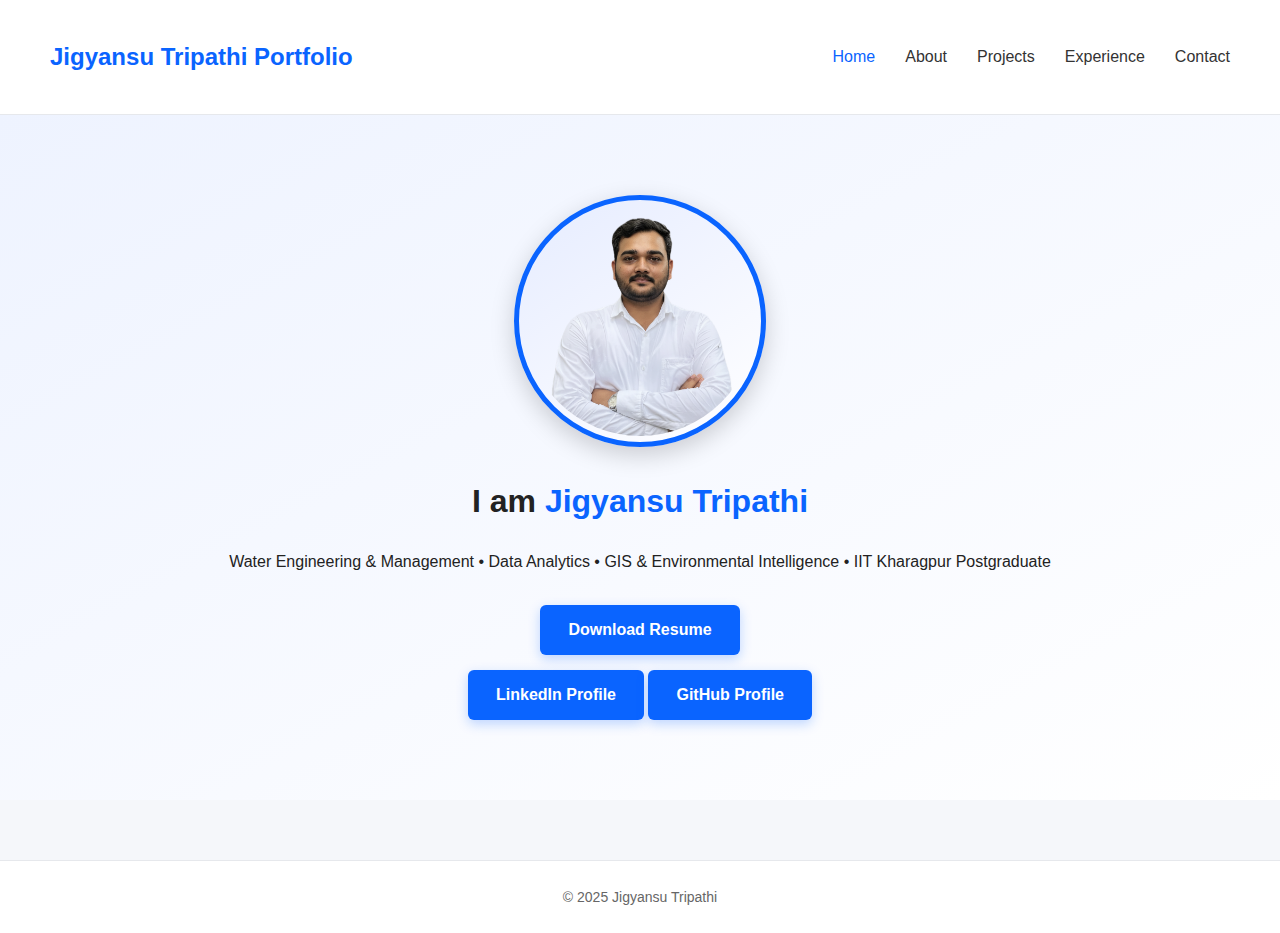
<file: index.html>
<!DOCTYPE html>
<html lang="en">
<head>
    <meta charset="UTF-8" />
    <meta name="viewport" content="width=device-width, initial-scale=1.0" />
    <title>Jigyansu Tripathi Portfolio</title>
    <link rel="stylesheet" href="styles.css" />
</head>

<body>

<header>
    <nav>
        <h2 class="logo">Jigyansu Tripathi Portfolio</h2>
        <ul>
            <li><a href="index.html" class="active">Home</a></li>
            <li><a href="about.html">About</a></li>
            <li><a href="projects.html">Projects</a></li>
            <li><a href="experience.html">Experience</a></li>
            <li><a href="contact.html">Contact</a></li>
        </ul>
    </nav>
</header>

<section class="hero">
    <div class="hero-container">
        <img src="./profile.png" class="profile-img" />

        <h1>I am <span class="highlight">Jigyansu Tripathi</span></h1>

        <p class="subtitle">
            Water Engineering & Management • Data Analytics • GIS & Environmental Intelligence • IIT Kharagpur Postgraduate
        </p>

        <a class="btn" href="assets/Jigyansu-Resume.pdf" download>Download Resume</a>

        <div class="social-buttons">
            <a href="https://www.linkedin.com/in/jigyansu-tripathi-390004181/"
               target="_blank" class="btn small">LinkedIn Profile</a>

            <a href="https://github.com/jigyansu1703"
               target="_blank" class="btn small">GitHub Profile</a>
        </div>
    </div>
</section>

<footer>© 2025 Jigyansu Tripathi</footer>

</body>
</html>
</file>
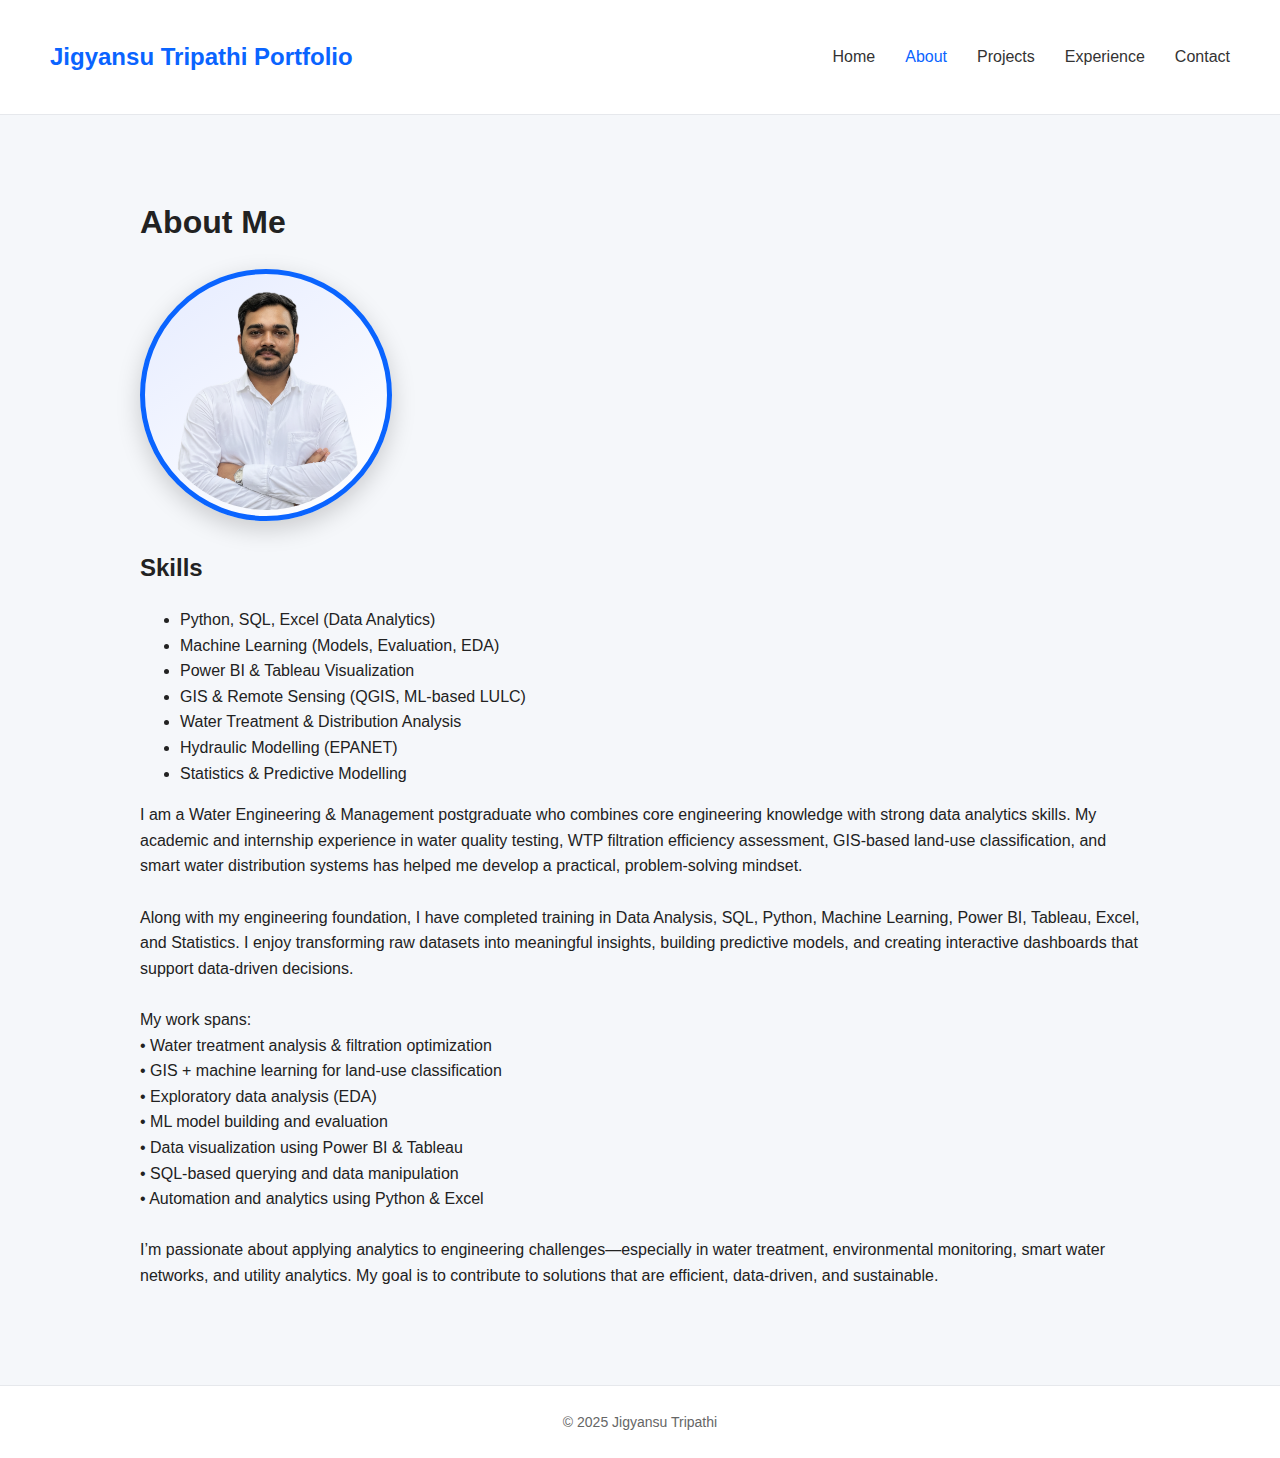
<file: about.html>
<!DOCTYPE html>
<html lang="en">
<head>
    <meta charset="UTF-8">
    <title>About | Jigyansu</title>
    <link rel="stylesheet" href="styles.css" />
</head>
<body>

<nav>
    <h2 class="logo">Jigyansu Tripathi Portfolio</h2>
    <ul>
        <li><a href="index.html">Home</a></li>
        <li><a class="active" href="about.html">About</a></li>
        <li><a href="projects.html">Projects</a></li>
        <li><a href="experience.html">Experience</a></li>
        <li><a href="contact.html">Contact</a></li>
    </ul>
</nav>

<div class="container">

    <h1>About Me</h1>

    <div class="about-grid">

        <!-- Left Column: Image + Skills -->
        <div class="about-left">
            <img src="./profile.png" class="profile-img about-photo" />

            <h2 class="about-skill-title">Skills</h2>
            <ul class="skills-list">
                <li><span class="icon python"></span>Python, SQL, Excel (Data Analytics)</li>
                <li><span class="icon ml"></span>Machine Learning (Models, Evaluation, EDA)</li>
                <li><span class="icon bi"></span>Power BI & Tableau Visualization</li>
                <li><span class="icon gis"></span>GIS & Remote Sensing (QGIS, ML‑based LULC)</li>
                <li><span class="icon water"></span>Water Treatment & Distribution Analysis</li>
                <li><span class="icon epanet"></span>Hydraulic Modelling (EPANET)</li>
                <li><span class="icon stats"></span>Statistics & Predictive Modelling</li>
            </ul>
        </div>

        <!-- Right Column: About Text -->
        <div class="about-right">
            <p>
                I am a Water Engineering & Management postgraduate who combines core engineering knowledge with strong data analytics skills. My academic and internship experience in water quality testing, WTP filtration efficiency assessment, GIS‑based land‑use classification, and smart water distribution systems has helped me develop a practical, problem‑solving mindset.
                <br><br>
                Along with my engineering foundation, I have completed training in Data Analysis, SQL, Python, Machine Learning, Power BI, Tableau, Excel, and Statistics. I enjoy transforming raw datasets into meaningful insights, building predictive models, and creating interactive dashboards that support data‑driven decisions.
                <br><br>
                My work spans:<br>
                • Water treatment analysis & filtration optimization<br>
                • GIS + machine learning for land‑use classification<br>
                • Exploratory data analysis (EDA)<br>
                • ML model building and evaluation<br>
                • Data visualization using Power BI & Tableau<br>
                • SQL-based querying and data manipulation<br>
                • Automation and analytics using Python & Excel<br><br>
                I’m passionate about applying analytics to engineering challenges—especially in water treatment, environmental monitoring, smart water networks, and utility analytics. My goal is to contribute to solutions that are efficient, data‑driven, and sustainable.
            </p>
        </div>

    </div>
</div>

<footer>© 2025 Jigyansu Tripathi</footer>

</body>
</html>
</file>
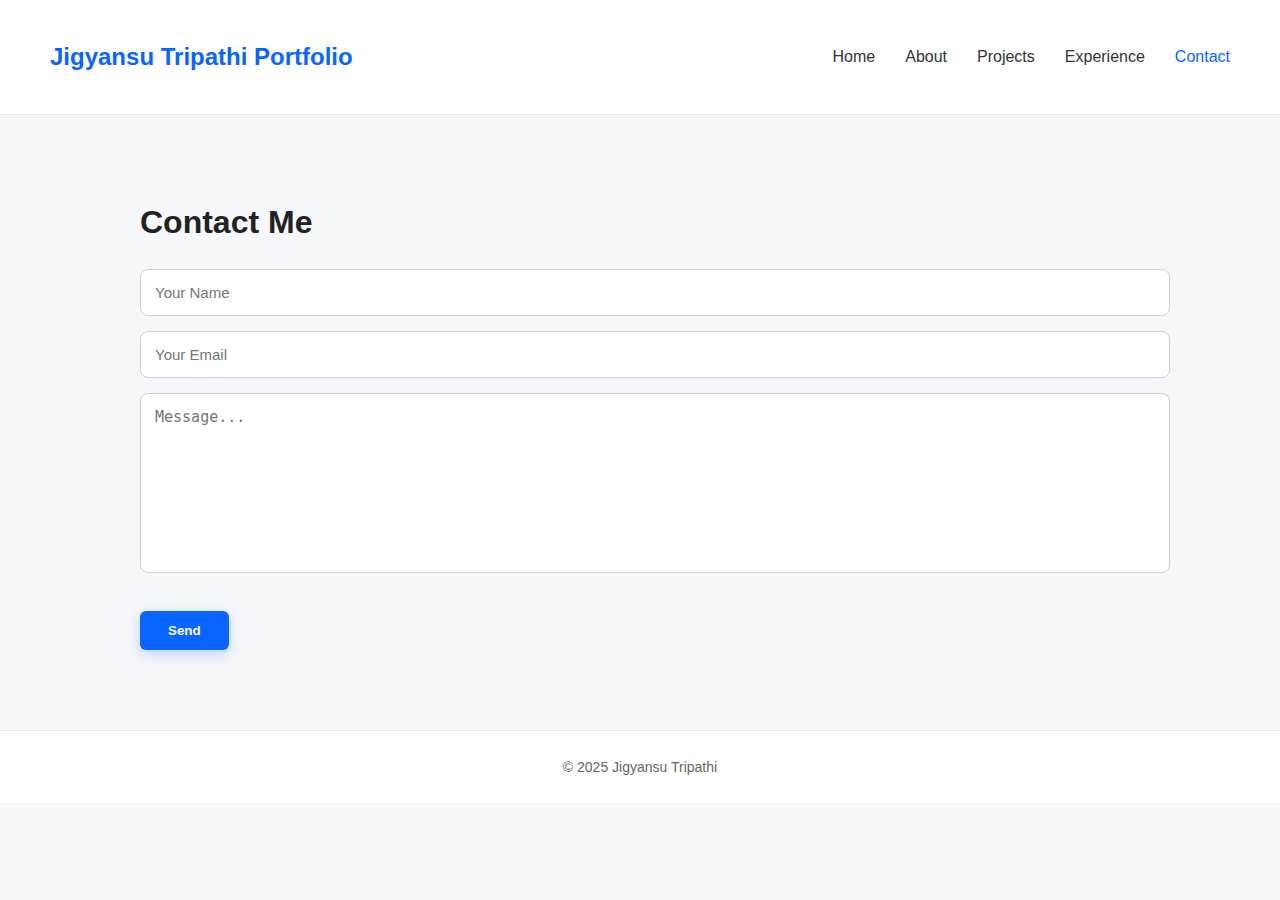
<file: contact.html>
<!DOCTYPE html>
<html lang="en">
<head>
    <meta charset="UTF-8">
    <title>Contact | Jigyansu Tripathi</title>
    <link rel="stylesheet" href="styles.css" />
</head>

<body>

<nav>
    <h2 class="logo">Jigyansu Tripathi Portfolio</h2>
    <ul>
        <li><a href="index.html">Home</a></li>
        <li><a href="about.html">About</a></li>
        <li><a href="projects.html">Projects</a></li>
        <li><a href="experience.html">Experience</a></li>
        <li><a class="active" href="contact.html">Contact</a></li>
    </ul>
</nav>

<div class="container">
    <h1>Contact Me</h1>

    <form action="https://formsubmit.co/jigyansu1703.24@kgpian.iitkgp.ac.in" method="POST">

        <!-- Disable CAPTCHA -->
        <input type="hidden" name="_captcha" value="false">

        <!-- Redirect after successful submission -->
        <input type="hidden" name="_next" value="https://jigyansu1703.github.io/portfolio/thankyou.html">

        <!-- Actual form fields -->
        <input type="text" name="name" placeholder="Your Name" required />
        <input type="email" name="email" placeholder="Your Email" required />
        <textarea name="message" placeholder="Message..." required></textarea>

        <button type="submit" class="btn">Send</button>
    </form>
</div>

<footer>© 2025 Jigyansu Tripathi</footer>

</body>
</html>
</file>
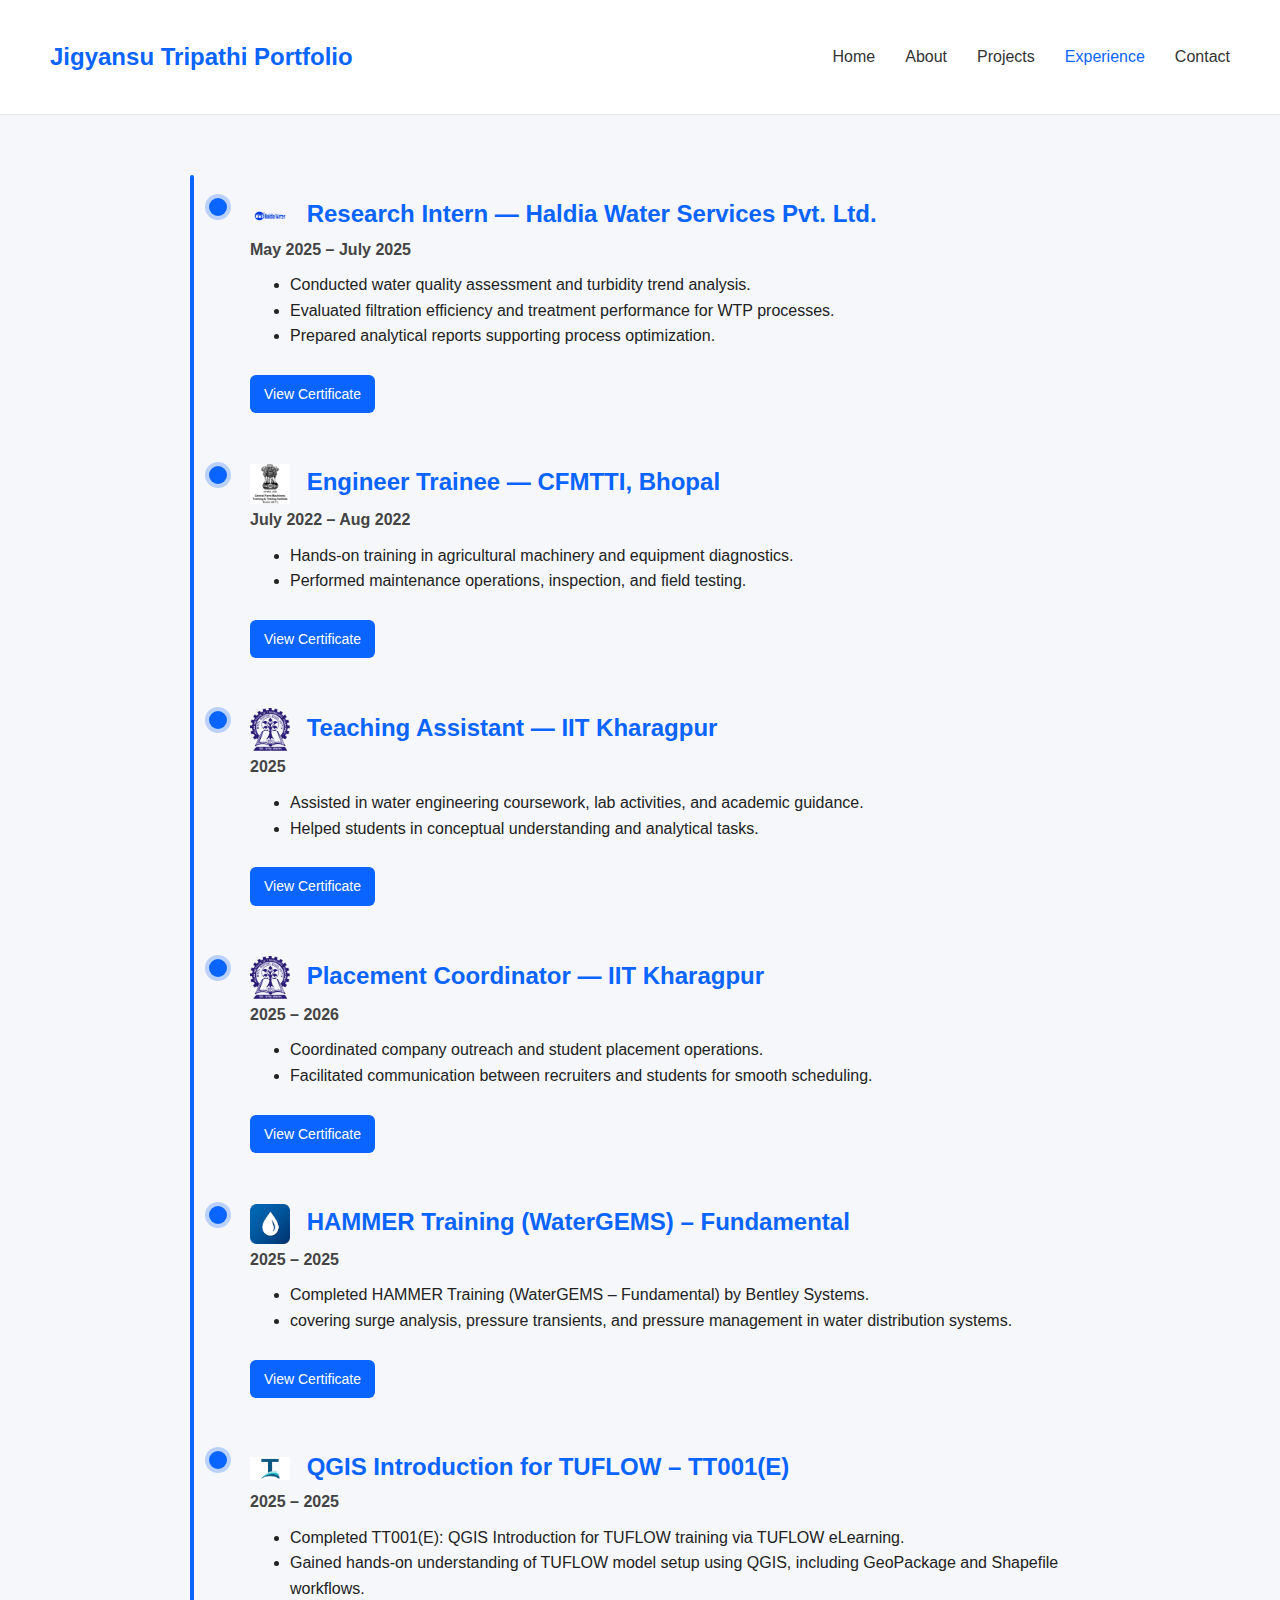
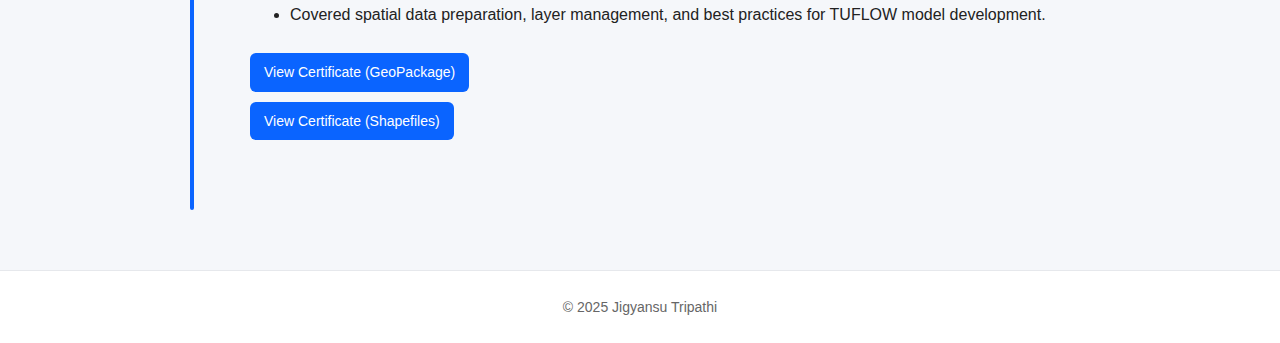
<file: experience.html>
<!DOCTYPE html>
<html lang="en">
<head>
    <meta charset="UTF-8" />
    <meta name="viewport" content="width=device-width, initial-scale=1.0" />
    <title>Experience - Jigyansu Tripathi</title>
    <link rel="stylesheet" href="styles.css" />

    <style>
        .timeline-container {
            max-width: 900px;
            margin: 60px auto;
            padding: 20px;
            position: relative;
        }

        .timeline-line {
            position: absolute;
            left: 20px;
            top: 0;
            bottom: 0;
            width: 4px;
            background: #0a64ff;
            border-radius: 2px;
        }

        .timeline-item {
            margin-left: 60px;
            margin-bottom: 50px;
            position: relative;
            animation: fadeInUp 0.8s ease-out;
        }

        .timeline-dot {
            width: 18px;
            height: 18px;
            background: #0a64ff;
            border-radius: 50%;
            position: absolute;
            left: -41px;
            top: 3px;
            box-shadow: 0 0 0 4px rgba(10, 100, 255, 0.25);
        }

        .timeline-item h2 {
            margin: 0;
            color: #0a64ff;
        }

        .timeline-item p {
            margin: 3px 0 10px 0;
            font-weight: 600;
            color: #444;
        }

        .timeline-item ul {
            margin-top: 8px;
        }

        @keyframes fadeInUp {
            0% { opacity: 0; transform: translateY(20px); }
            100% { opacity: 1; transform: translateY(0); }
        }
        .cert-btn {
            display: inline-block;
            margin-top: 10px;
            padding: 8px 14px;
            background: #0a64ff;
            color: #fff;
            text-decoration: none;
            border-radius: 6px;
            font-size: 14px;
        }
        .cert-btn:hover {
            background: #084ec7;
        }
    </style>

</head>

<body>

<header>
    <nav>
        <h2 class="logo">Jigyansu Tripathi Portfolio</h2>
        <ul>
            <li><a href="index.html">Home</a></li>
            <li><a href="about.html">About</a></li>
            <li><a href="projects.html">Projects</a></li>
            <li><a href="experience.html" class="active">Experience</a></li>
            <li><a href="contact.html">Contact</a></li>
        </ul>
    </nav>
</header>

<div class="timeline-container">
    <div class="timeline-line"></div>

    <!-- Experience 1 -->
    <div class="timeline-item">
        <div class="timeline-dot"></div>
        <h2>
            <img src="haldia.png" style="width:40px; vertical-align:middle; margin-right:10px;">
            Research Intern — Haldia Water Services Pvt. Ltd.
        </h2>
        <p>May 2025 – July 2025</p>
        <ul>
            <li>Conducted water quality assessment and turbidity trend analysis.</li>
            <li>Evaluated filtration efficiency and treatment performance for WTP processes.</li>
            <li>Prepared analytical reports supporting process optimization.</li>
        </ul>
        <a href="certificate-haldia.pdf" class="cert-btn" target="_blank">View Certificate</a>
    </div>

    <!-- Experience 2 -->
    <div class="timeline-item">
        <div class="timeline-dot"></div>
        <h2>
            <img src="cfmtti.png" style="width:40px; vertical-align:middle; margin-right:10px;">
            Engineer Trainee — CFMTTI, Bhopal
        </h2>
        <p>July 2022 – Aug 2022</p>
        <ul>
            <li>Hands-on training in agricultural machinery and equipment diagnostics.</li>
            <li>Performed maintenance operations, inspection, and field testing.</li>
        </ul>
        <a href="certificate-cfmtti.pdf" class="cert-btn" target="_blank">View Certificate</a>
    </div>

    <!-- Experience 3 -->
    <div class="timeline-item">
        <div class="timeline-dot"></div>
        <h2>
            <img src="iit.png" style="width:40px; vertical-align:middle; margin-right:10px;">
            Teaching Assistant — IIT Kharagpur
        </h2>
        <p>2025</p>
        <ul>
            <li>Assisted in water engineering coursework, lab activities, and academic guidance.</li>
            <li>Helped students in conceptual understanding and analytical tasks.</li>
        </ul>
        <a href="certificate-ta.pdf" class="cert-btn" target="_blank">View Certificate</a>
    </div>

    <!-- Experience 4 -->
    <div class="timeline-item">
        <div class="timeline-dot"></div>
        <h2>
            <img src="iit.png" style="width:40px; vertical-align:middle; margin-right:10px;">
            Placement Coordinator — IIT Kharagpur
        </h2>
        <p>2025 – 2026</p>
        <ul>
            <li>Coordinated company outreach and student placement operations.</li>
            <li>Facilitated communication between recruiters and students for smooth scheduling.</li>
        </ul>
        <a href="certificate-placement.pdf" class="cert-btn" target="_blank">View Certificate</a>
    </div>

    <!-- Experience 5 -->
    <div class="timeline-item">
        <div class="timeline-dot"></div>
        <h2>
            <img src="bentley.png" style="width:40px; vertical-align:middle; margin-right:10px;">
            HAMMER Training (WaterGEMS) – Fundamental
        </h2>
        <p>2025 – 2025</p>
        <ul>
            <li>Completed HAMMER Training (WaterGEMS – Fundamental) by Bentley Systems.</li>
            <li> covering surge analysis, pressure transients, and pressure management in water distribution systems.</li>
        </ul>
        <a href="certificate-WaterGems.pdf" class="cert-btn" target="_blank">View Certificate</a>
    </div>

     <!-- Experience 6 -->
    <div class="timeline-item">
        <div class="timeline-dot"></div>
        <h2>
            <img src="Mainpage_TUFLOW_Installer_Logo_001.png" style="width:40px; vertical-align:middle; margin-right:10px;">
            QGIS Introduction for TUFLOW – TT001(E)
        </h2>
        <p>2025 – 2025</p>
        <ul>
            <li>Completed TT001(E): QGIS Introduction for TUFLOW training via TUFLOW eLearning.</li>
            <li>Gained hands-on understanding of TUFLOW model setup using QGIS, including GeoPackage and Shapefile workflows.</li>
            <li>Covered spatial data preparation, layer management, and best practices for TUFLOW model development.</li>
        </ul>
        <a href="Certificate_TT001E_QGIS_Introduction_for_TUFLOW_GeoPackage.pdf" class="cert-btn" target="_blank">View Certificate (GeoPackage)</a>
        <br>
        <a href="Certificate_TT001E_QGIS_Introduction_for_TUFLOW_Shape_Files.pdf" class="cert-btn" target="_blank">View Certificate (Shapefiles)</a>
    </div>

</div>

<footer>© 2025 Jigyansu Tripathi</footer>

</body>
</html>
</file>
<file: styles.css>
/* Global Style */
html {
  scroll-behavior: smooth;
}
body {
  font-family: 'Inter', Arial, sans-serif;
  background: #f5f7fa;
  margin: 0;
  color: #222;
  line-height: 1.6;
}

/* Navigation Bar */
nav {
  background: #ffffff;
  padding: 18px 50px;
  display: flex;
  justify-content: space-between;
  align-items: center;
  border-bottom: 1px solid #e6e8ec;
  position: sticky;
  top: 0;
  z-index: 100;
}

nav ul {
  list-style: none;
  display: flex;
  gap: 30px;
}

nav a {
  text-decoration: none;
  color: #333;
  font-weight: 500;
  transition: 0.2s ease;
}

nav a:hover {
  color: #0a64ff;
}

.active {
  color: #0a64ff;
}

/* Logo */
.logo {
  font-size: 24px;
  font-weight: 700;
  color: #0a64ff;
}

/* Hero Section */
.hero {
  text-align: center;
  padding: 80px 20px;
  background: linear-gradient(to bottom right, #eef3ff, #ffffff);
}

.profile-img {
  width: 230px;
  height: 230px;
  object-fit: cover;
  border-radius: 50%;
  border: 5px solid #0a64ff;
  box-shadow: 0 8px 25px rgba(0,0,0,0.18);
  background: linear-gradient(145deg, #e6ecff, #ffffff);
  padding: 6px;
  animation: fadeIn 1.2s ease-out, floatImage 4s ease-in-out infinite;
}

.highlight {
  color: #0a64ff;
  font-weight: 700;
}

.btn {
  padding: 12px 28px;
  background: #0a64ff;
  color: white;
  border-radius: 6px;
  text-decoration: none;
  font-weight: 600;
  display: inline-block;
  margin-top: 15px;
  transition: transform 0.25s ease, box-shadow 0.3s ease, background 0.2s ease;
  box-shadow: 0 4px 12px rgba(10,100,255,0.25);
}

.btn:hover {
  background: #004ccd;
  transform: translateY(-4px) scale(1.05);
  box-shadow: 0 8px 20px rgba(10,100,255,0.35);
}

/* Content Container */
.container {
  max-width: 1000px;
  margin: 40px auto;
  padding: 20px;
}

/* Grid Layout */
.grid {
  display: grid;
  gap: 25px;
  grid-template-columns: repeat(auto-fit, minmax(280px, 1fr));
}

/* Project Cards */
.card {
  background: #ffffff;
  padding: 18px;
  border-radius: 12px;
  box-shadow: 0 2px 10px rgba(0,0,0,0.08);
  transition: transform 0.2s ease, box-shadow 0.2s ease;
}

.card:hover {
  transform: translateY(-5px);
  box-shadow: 0 4px 18px rgba(0,0,0,0.12);
}

.card img {
  width: 100%;
  border-radius: 10px;
  margin-bottom: 12px;
}

/* Banner Image */
.banner-img {
  width: 100%;
  border-radius: 12px;
  box-shadow: 0 3px 14px rgba(0,0,0,0.1);
  margin-bottom: 20px;
}

/* Forms */
form input,
form textarea {
  width: 100%;
  padding: 14px;
  margin-bottom: 15px;
  border-radius: 8px;
  border: 1px solid #ccd2d8;
  font-size: 15px;
}

form textarea {
  height: 150px;
  resize: none;
}

form button {
  padding: 12px 28px;
  background: #0a64ff;
  color: white;
  border: none;
  border-radius: 6px;
  font-weight: 600;
  cursor: pointer;
  transition: background 0.2s ease;
}

form button:hover {
  background: #004ccd;
}

/* Footer */
footer {
  text-align: center;
  padding: 25px;
  background: #ffffff;
  margin-top: 60px;
  border-top: 1px solid #e6e8ec;
  color: #666;
  font-size: 14px;
}

@keyframes fadeIn {
  0% { opacity: 0; transform: scale(0.8); }
  100% { opacity: 1; transform: scale(1); }
}

@keyframes floatImage {
  0% { transform: translateY(0px); }
  50% { transform: translateY(-10px); }
  100% { transform: translateY(0px); }
}

@keyframes pulseButton {
  0% { transform: scale(1); }
  50% { transform: scale(1.04); }
  100% { transform: scale(1); }
}

/* Scroll Animation Base */
.fade-in {
  opacity: 0;
  transform: translateY(20px);
  transition: opacity 0.9s ease-out, transform 0.9s ease-out;
}

.fade-in.visible {
  opacity: 1;
  transform: translateY(0);
}
</file>
